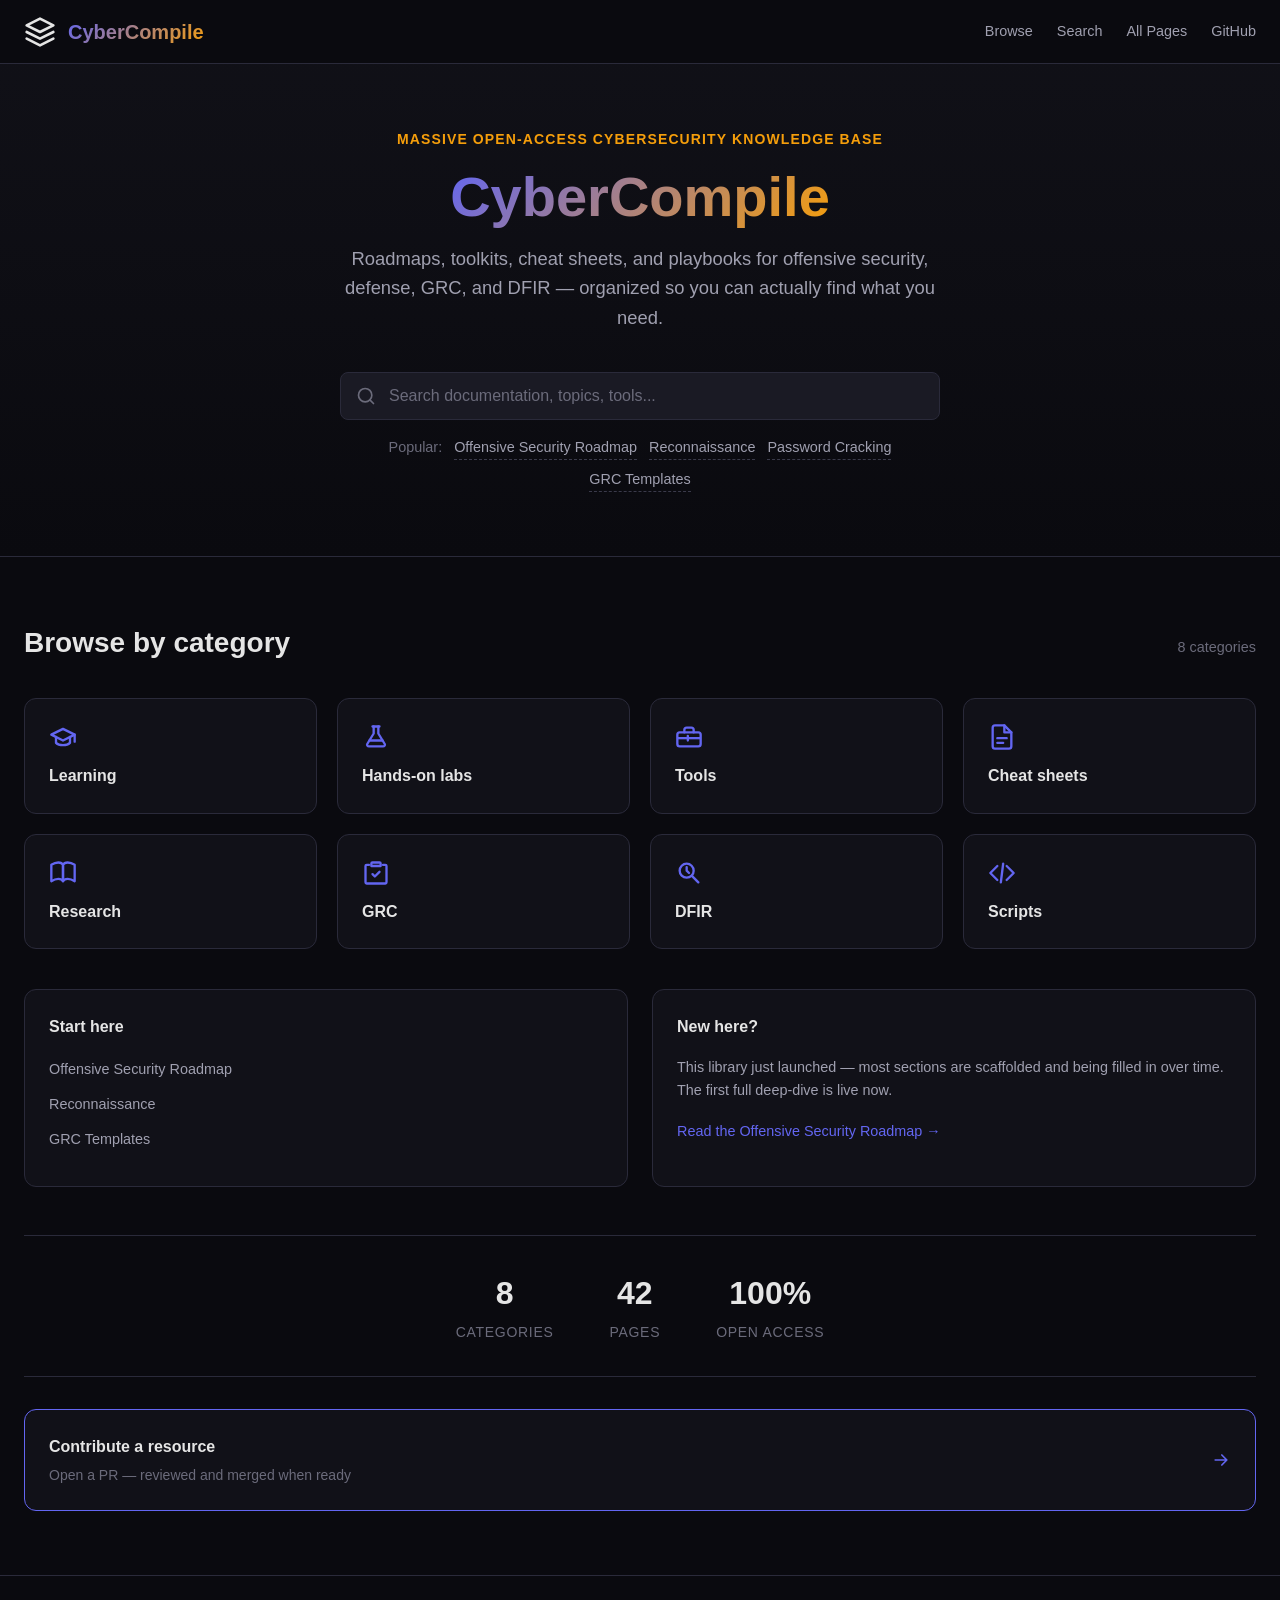
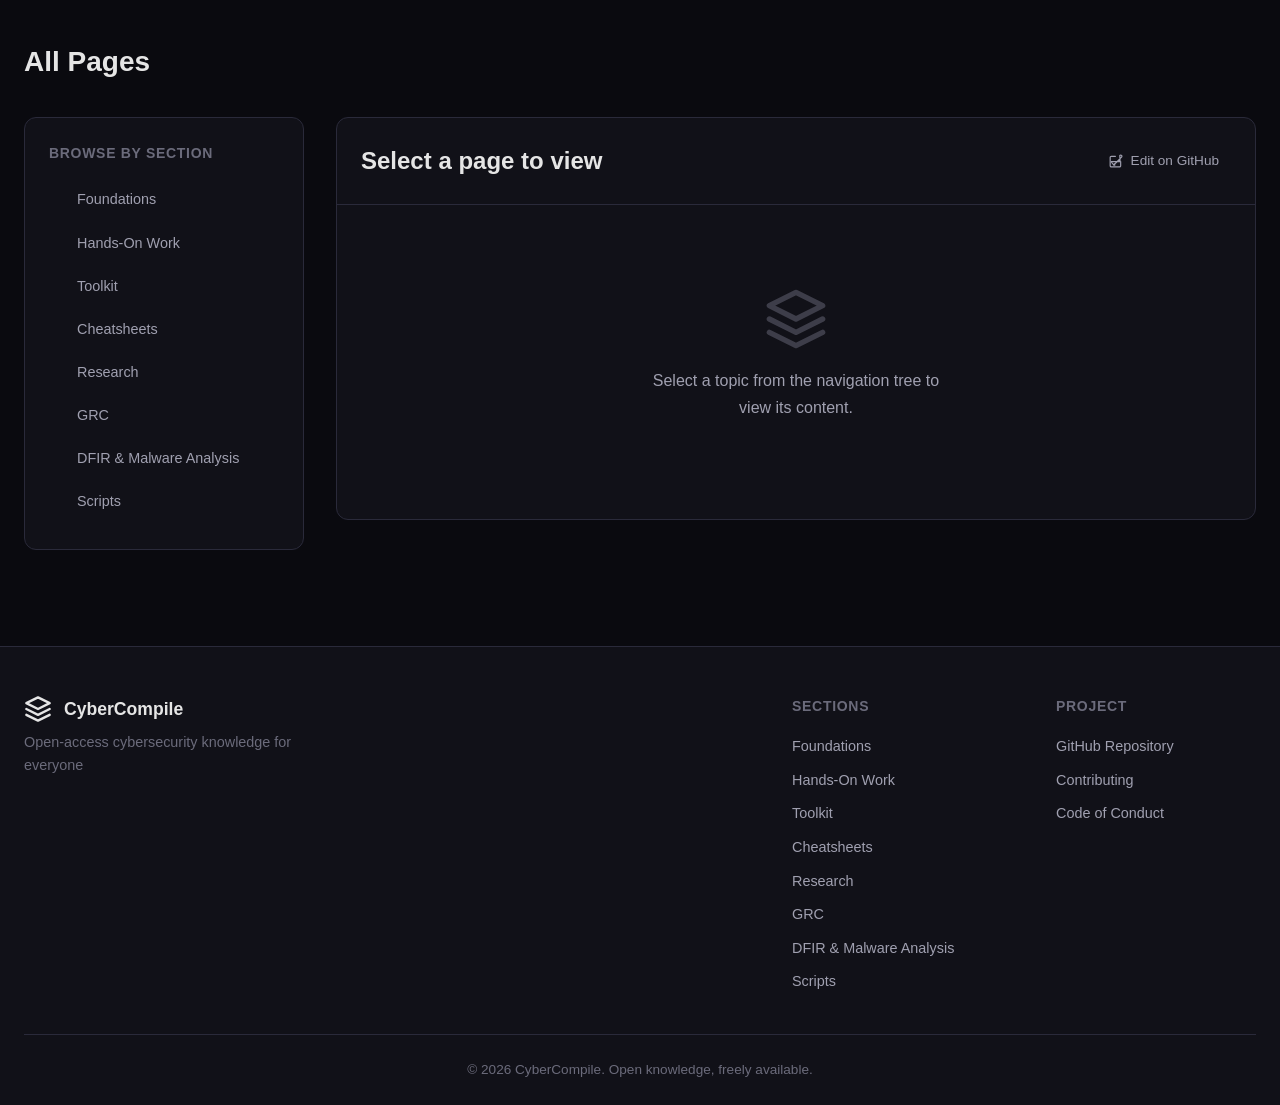
<file: index.html>
<!DOCTYPE html>
<html lang="en">
<head>
    <meta charset="UTF-8">
    <meta name="viewport" content="width=device-width, initial-scale=1.0">
    <meta name="description" content="CyberCompile - A massive open-access cybersecurity knowledge library">
    <meta name="theme-color" content="#0a0a0f">
    <title>CyberCompile - Cybersecurity Knowledge Library</title>
    <link rel="stylesheet" href="style.css">
    <link rel="icon" type="image/svg+xml" href="favicon.svg">
</head>
<body>
    <!-- Navigation Bar -->
    <nav class="navbar">
        <div class="nav-container">
            <a href="index.html" class="nav-logo">
                <svg class="logo-icon" viewBox="0 0 24 24" fill="none" xmlns="http://www.w3.org/2000/svg">
                    <path d="M12 2L2 7L12 12L22 7L12 2Z" stroke="currentColor" stroke-width="2" stroke-linecap="round" stroke-linejoin="round"/>
                    <path d="M2 17L12 22L22 17" stroke="currentColor" stroke-width="2" stroke-linecap="round" stroke-linejoin="round"/>
                    <path d="M2 12L12 17L22 12" stroke="currentColor" stroke-width="2" stroke-linecap="round" stroke-linejoin="round"/>
                </svg>
                <span class="logo-text">CyberCompile</span>
            </a>
            
            <button class="nav-toggle" aria-label="Toggle navigation">
                <span></span>
                <span></span>
                <span></span>
            </button>
            
            <div class="nav-links">
                <a href="#browse" class="nav-link">Browse</a>
                <a href="#search-container" class="nav-link">Search</a>
                <a href="#sections" class="nav-link">All Pages</a>
                <a href="https://github.com/cyber-compile/knowledge-base" target="_blank" class="nav-link">GitHub</a>
            </div>
        </div>
    </nav>

    <!-- Hero Section -->
    <header class="hero">
        <div class="hero-container">
            <p class="hero-eyebrow">Massive Open-Access Cybersecurity Knowledge Base</p>
            <h1 class="hero-title">CyberCompile</h1>
            <p class="hero-subtitle">Roadmaps, toolkits, cheat sheets, and playbooks for offensive security, defense, GRC, and DFIR — organized so you can actually find what you need.</p>

            <div id="search-container" class="hero-search">
                <div class="search-box">
                    <svg class="search-icon" viewBox="0 0 24 24" fill="none" xmlns="http://www.w3.org/2000/svg">
                        <circle cx="11" cy="11" r="8" stroke="currentColor" stroke-width="2"/>
                        <path d="M21 21L16.65 16.65" stroke="currentColor" stroke-width="2" stroke-linecap="round"/>
                    </svg>
                    <input type="text" id="search-input" placeholder="Search documentation, topics, tools..." autocomplete="off">
                    <button id="search-clear" class="search-clear" aria-label="Clear search">
                        <svg viewBox="0 0 24 24" fill="none" xmlns="http://www.w3.org/2000/svg">
                            <path d="M18 6L6 18M6 6L18 18" stroke="currentColor" stroke-width="2" stroke-linecap="round"/>
                        </svg>
                    </button>
                </div>
                <div id="search-results" class="search-results"></div>
                <p class="hero-popular">
                    <span>Popular:</span>
                    <a href="#" class="file-link" data-file="content/01-foundations/roadmaps/offensive-security-roadmap.md">Offensive Security Roadmap</a>
                    <a href="#" class="file-link" data-file="content/03-toolkit/reconnaissance/index.md">Reconnaissance</a>
                    <a href="#" class="file-link" data-file="content/03-toolkit/password-cracking/index.md">Password Cracking</a>
                    <a href="#" class="file-link" data-file="content/06-grc/templates/index.md">GRC Templates</a>
                </p>
            </div>
        </div>
    </header>

    <!-- Browse / Landing Section -->
    <section id="browse" class="browse-section">
        <div class="container">
            <div class="browse-header">
                <h2 class="section-title">Browse by category</h2>
                <span class="category-count">8 categories</span>
            </div>

            <div class="category-grid">
                <button type="button" class="category-tile" data-path="content/01-foundations">
                    <svg class="category-icon" viewBox="0 0 24 24" fill="none" xmlns="http://www.w3.org/2000/svg">
                        <path d="M22 10L12 5L2 10L12 15L22 10Z" stroke="currentColor" stroke-width="2" stroke-linecap="round" stroke-linejoin="round"/>
                        <path d="M6 12V17C6 17 8 19 12 19C16 19 18 17 18 17V12" stroke="currentColor" stroke-width="2" stroke-linecap="round" stroke-linejoin="round"/>
                        <path d="M22 10V16" stroke="currentColor" stroke-width="2" stroke-linecap="round"/>
                    </svg>
                    <span class="category-label">Learning</span>
                </button>
                <button type="button" class="category-tile" data-path="content/02-hands-on-work">
                    <svg class="category-icon" viewBox="0 0 24 24" fill="none" xmlns="http://www.w3.org/2000/svg">
                        <path d="M9 3H15" stroke="currentColor" stroke-width="2" stroke-linecap="round"/>
                        <path d="M10 3V9L4.5 18C4 19 4.7 20 6 20H18C19.3 20 20 19 19.5 18L14 9V3" stroke="currentColor" stroke-width="2" stroke-linecap="round" stroke-linejoin="round"/>
                        <path d="M6.5 15H17.5" stroke="currentColor" stroke-width="2" stroke-linecap="round"/>
                    </svg>
                    <span class="category-label">Hands-on labs</span>
                </button>
                <button type="button" class="category-tile" data-path="content/03-toolkit">
                    <svg class="category-icon" viewBox="0 0 24 24" fill="none" xmlns="http://www.w3.org/2000/svg">
                        <rect x="2" y="8" width="20" height="12" rx="2" stroke="currentColor" stroke-width="2"/>
                        <path d="M8 8V6C8 4.9 8.9 4 10 4H14C15.1 4 16 4.9 16 6V8" stroke="currentColor" stroke-width="2" stroke-linecap="round" stroke-linejoin="round"/>
                        <path d="M2 13H22" stroke="currentColor" stroke-width="2"/>
                        <path d="M11 11V15" stroke="currentColor" stroke-width="2" stroke-linecap="round"/>
                    </svg>
                    <span class="category-label">Tools</span>
                </button>
                <button type="button" class="category-tile" data-path="content/04-cheatsheets">
                    <svg class="category-icon" viewBox="0 0 24 24" fill="none" xmlns="http://www.w3.org/2000/svg">
                        <path d="M14 2H6C4.9 2 4 2.9 4 4V20C4 21.1 4.9 22 6 22H18C19.1 22 20 21.1 20 20V8L14 2Z" stroke="currentColor" stroke-width="2" stroke-linecap="round" stroke-linejoin="round"/>
                        <path d="M14 2V8H20" stroke="currentColor" stroke-width="2" stroke-linecap="round" stroke-linejoin="round"/>
                        <path d="M8 13H16M8 17H13" stroke="currentColor" stroke-width="2" stroke-linecap="round"/>
                    </svg>
                    <span class="category-label">Cheat sheets</span>
                </button>
                <button type="button" class="category-tile" data-path="content/05-research">
                    <svg class="category-icon" viewBox="0 0 24 24" fill="none" xmlns="http://www.w3.org/2000/svg">
                        <path d="M2 5C2 5 5 3 8 3C11 3 12 5 12 5V19C12 19 11 17 8 17C5 17 2 19 2 19V5Z" stroke="currentColor" stroke-width="2" stroke-linecap="round" stroke-linejoin="round"/>
                        <path d="M22 5C22 5 19 3 16 3C13 3 12 5 12 5V19C12 19 13 17 16 17C19 17 22 19 22 19V5Z" stroke="currentColor" stroke-width="2" stroke-linecap="round" stroke-linejoin="round"/>
                    </svg>
                    <span class="category-label">Research</span>
                </button>
                <button type="button" class="category-tile" data-path="content/06-grc">
                    <svg class="category-icon" viewBox="0 0 24 24" fill="none" xmlns="http://www.w3.org/2000/svg">
                        <path d="M9 3H15C15.6 3 16 3.4 16 4V6H8V4C8 3.4 8.4 3 9 3Z" stroke="currentColor" stroke-width="2" stroke-linecap="round" stroke-linejoin="round"/>
                        <path d="M6 5H4C3.4 5 3 5.4 3 6V20C3 20.6 3.4 21 4 21H20C20.6 21 21 20.6 21 20V6C21 5.4 20.6 5 20 5H18" stroke="currentColor" stroke-width="2" stroke-linecap="round" stroke-linejoin="round"/>
                        <path d="M9 13L11 15L15 11" stroke="currentColor" stroke-width="2" stroke-linecap="round" stroke-linejoin="round"/>
                    </svg>
                    <span class="category-label">GRC</span>
                </button>
                <button type="button" class="category-tile" data-path="content/07-dfir-malware-analysis">
                    <svg class="category-icon" viewBox="0 0 24 24" fill="none" xmlns="http://www.w3.org/2000/svg">
                        <circle cx="10" cy="10" r="6" stroke="currentColor" stroke-width="2"/>
                        <path d="M14.5 14.5L20 20" stroke="currentColor" stroke-width="2" stroke-linecap="round"/>
                        <path d="M10 7V10L12 12" stroke="currentColor" stroke-width="2" stroke-linecap="round" stroke-linejoin="round"/>
                    </svg>
                    <span class="category-label">DFIR</span>
                </button>
                <button type="button" class="category-tile" data-path="content/08-scripts">
                    <svg class="category-icon" viewBox="0 0 24 24" fill="none" xmlns="http://www.w3.org/2000/svg">
                        <path d="M8 6L2 12L8 18" stroke="currentColor" stroke-width="2" stroke-linecap="round" stroke-linejoin="round"/>
                        <path d="M16 6L22 12L16 18" stroke="currentColor" stroke-width="2" stroke-linecap="round" stroke-linejoin="round"/>
                        <path d="M13 4L11 20" stroke="currentColor" stroke-width="2" stroke-linecap="round"/>
                    </svg>
                    <span class="category-label">Scripts</span>
                </button>
            </div>

            <div class="info-cards">
                <div class="info-card">
                    <h3 class="info-card-title">Start here</h3>
                    <ul class="info-card-list">
                        <li><a href="#" class="file-link" data-file="content/01-foundations/roadmaps/offensive-security-roadmap.md">Offensive Security Roadmap</a></li>
                        <li><a href="#" class="file-link" data-file="content/03-toolkit/reconnaissance/index.md">Reconnaissance</a></li>
                        <li><a href="#" class="file-link" data-file="content/06-grc/templates/index.md">GRC Templates</a></li>
                    </ul>
                </div>
                <div class="info-card">
                    <h3 class="info-card-title">New here?</h3>
                    <p class="info-card-text">This library just launched — most sections are scaffolded and being filled in over time. The first full deep-dive is live now.</p>
                    <a href="#" class="file-link info-card-link" data-file="content/01-foundations/roadmaps/offensive-security-roadmap.md">Read the Offensive Security Roadmap &rarr;</a>
                </div>
            </div>

            <div class="landing-stats">
                <div class="stat">
                    <span class="stat-number">8</span>
                    <span class="stat-label">Categories</span>
                </div>
                <div class="stat">
                    <span class="stat-number">42</span>
                    <span class="stat-label">Pages</span>
                </div>
                <div class="stat">
                    <span class="stat-number">100%</span>
                    <span class="stat-label">Open Access</span>
                </div>
            </div>

            <a class="contribute-cta" href="https://github.com/cyber-compile/knowledge-base/blob/main/CONTRIBUTING.md" target="_blank" rel="noopener">
                <span class="contribute-text">
                    <strong>Contribute a resource</strong>
                    <span>Open a PR — reviewed and merged when ready</span>
                </span>
                <svg class="contribute-arrow" viewBox="0 0 24 24" fill="none" xmlns="http://www.w3.org/2000/svg">
                    <path d="M5 12H19M19 12L13 6M19 12L13 18" stroke="currentColor" stroke-width="2" stroke-linecap="round" stroke-linejoin="round"/>
                </svg>
            </a>
        </div>
    </section>

    <!-- Main Content -->
    <main>
        <!-- Section Navigation Tree -->
        <section id="sections" class="sections-section">
            <div class="container">
                <h2 class="section-title">All Pages</h2>
                <div class="nav-tree-container">
                    <div class="nav-sidebar">
                        <div class="nav-section">
                            <h3 class="nav-section-title">Browse by Section</h3>
                            <ul class="nav-tree" id="nav-tree">
                                <!-- Populated by JavaScript -->
                            </ul>
                        </div>
                    </div>
                    <div class="content-area">
                        <div class="content-header">
                            <h2 id="page-title" class="content-title">Select a page to view</h2>
                            <div class="content-meta">
                                <span id="page-section" class="meta-item"></span>
                                <a id="edit-link" class="edit-link" href="#" target="_blank">
                                    <svg viewBox="0 0 24 24" fill="none" xmlns="http://www.w3.org/2000/svg">
                                        <path d="M11 4H4C3.46957 4 2.96086 4.21071 2.58579 4.58579C2.21071 4.96086 2 5.46957 2 6V20C2 20.5304 2.21071 21.0391 2.58579 21.4142C2.96086 21.7893 3.46957 22 4 22H18C18.5304 22 19.0391 21.7893 19.4142 21.4142C19.7893 21.0391 20 20.5304 20 20V13" stroke="currentColor" stroke-width="2" stroke-linecap="round" stroke-linejoin="round"/>
                                        <path d="M18.5 2.50001C18.8978 2.10219 19.4374 1.87869 20 1.87869C20.5626 1.87869 21.1022 2.10219 21.5 2.50001C21.8978 2.89784 22.1213 3.43738 22.1213 4.00001C22.1213 4.56264 21.8978 5.10219 21.5 5.50001L12 15L9 17.5L10.25 18.75C10.0833 18.9767 9.85589 19.1459 9.59249 19.2408C9.32908 19.3356 9.04252 19.3547 8.77063 19.3006C8.50995 19.2447 8.26282 19.1218 8.06201 18.9379C7.8612 18.7541 7.71657 18.5158 7.64956 18.2524L5 15L4 13L19 13L18.5 2.50001Z" stroke="currentColor" stroke-width="2" stroke-linecap="round" stroke-linejoin="round"/>
                                    </svg>
                                    Edit on GitHub
                                </a>
                            </div>
                        </div>
                        <div id="content-display" class="content-display markdown-body">
                            <!-- Content loaded here -->
                            <div class="placeholder-content">
                                <svg class="placeholder-icon" viewBox="0 0 24 24" fill="none" xmlns="http://www.w3.org/2000/svg">
                                    <path d="M12 2L2 7L12 12L22 7L12 2Z" stroke="currentColor" stroke-width="2" stroke-linecap="round" stroke-linejoin="round"/>
                                    <path d="M2 17L12 22L22 17" stroke="currentColor" stroke-width="2" stroke-linecap="round" stroke-linejoin="round"/>
                                    <path d="M2 12L12 17L22 12" stroke="currentColor" stroke-width="2" stroke-linecap="round" stroke-linejoin="round"/>
                                </svg>
                                <p>Select a topic from the navigation tree to view its content.</p>
                            </div>
                        </div>
                    </div>
                </div>
            </div>
        </section>
    </main>

    <!-- Footer -->
    <footer class="footer">
        <div class="container">
            <div class="footer-content">
                <div class="footer-brand">
                    <a href="index.html" class="footer-logo">
                        <svg class="logo-icon" viewBox="0 0 24 24" fill="none" xmlns="http://www.w3.org/2000/svg">
                            <path d="M12 2L2 7L12 12L22 7L12 2Z" stroke="currentColor" stroke-width="2" stroke-linecap="round" stroke-linejoin="round"/>
                            <path d="M2 17L12 22L22 17" stroke="currentColor" stroke-width="2" stroke-linecap="round" stroke-linejoin="round"/>
                            <path d="M2 12L12 17L22 12" stroke="currentColor" stroke-width="2" stroke-linecap="round" stroke-linejoin="round"/>
                        </svg>
                        <span>CyberCompile</span>
                    </a>
                    <p class="footer-tagline">Open-access cybersecurity knowledge for everyone</p>
                </div>
                <div class="footer-links">
                    <div class="footer-column">
                        <h4 class="footer-heading">Sections</h4>
                        <ul class="footer-nav" id="footer-nav">
                            <!-- Populated by JavaScript -->
                        </ul>
                    </div>
                    <div class="footer-column">
                        <h4 class="footer-heading">Project</h4>
                        <ul class="footer-nav">
                            <li><a href="https://github.com/cyber-compile/knowledge-base" target="_blank">GitHub Repository</a></li>
                            <li><a href="CONTRIBUTING.md">Contributing</a></li>
                            <li><a href="CODE_OF_CONDUCT.md">Code of Conduct</a></li>
                        </ul>
                    </div>
                </div>
            </div>
            <div class="footer-bottom">
                <p>&copy; 2026 CyberCompile. Open knowledge, freely available.</p>
            </div>
        </div>
    </footer>

    <script src="script.js"></script>
</body>
</html>
</file>
<file: style.css>
/* ============================================================
   CyberCompile - Stylesheet
   Dark, minimal, professional theme
   ============================================================ */

/* CSS Variables */
:root {
    /* Colors */
    --bg-primary: #0a0a0f;
    --bg-secondary: #111118;
    --bg-tertiary: #1a1a24;
    --bg-hover: #24243a;
    --bg-active: #2d2d45;
    
    --text-primary: #e5e5e5;
    --text-secondary: #a0a0b0;
    --text-muted: #6b6b7b;
    
    --accent-primary: #6366f1;  /* Indigo */
    --accent-secondary: #f59e0b; /* Amber */
    --accent-gradient: linear-gradient(135deg, #6366f1 0%, #f59e0b 100%);
    
    --border-color: #2a2a3a;
    --border-light: #3a3a4a;
    
    --success: #22c55e;
    --warning: #f59e0b;
    --error: #ef4444;
    --info: #3b82f6;
    
    /* Spacing */
    --container-width: 1400px;
    --content-width: 900px;
    --sidebar-width: 280px;
    
    /* Typography */
    --font-sans: -apple-system, BlinkMacSystemFont, 'Segoe UI', Roboto, Oxygen, Ubuntu, Cantarell, sans-serif;
    --font-mono: 'JetBrains Mono', 'Fira Code', 'Cascadia Code', Consolas, monospace;
    
    /* Transitions */
    --transition-fast: 150ms ease;
    --transition-normal: 250ms ease;
    --transition-slow: 400ms ease;
    
    /* Shadows */
    --shadow-sm: 0 1px 2px rgba(0, 0, 0, 0.3);
    --shadow-md: 0 4px 6px rgba(0, 0, 0, 0.4);
    --shadow-lg: 0 10px 15px rgba(0, 0, 0, 0.5);
    --shadow-glow: 0 0 20px rgba(99, 102, 241, 0.3);
}

/* Reset */
*, *::before, *::after {
    box-sizing: border-box;
    margin: 0;
    padding: 0;
}

html {
    scroll-behavior: smooth;
    font-size: 16px;
}

body {
    font-family: var(--font-sans);
    background: var(--bg-primary);
    color: var(--text-primary);
    line-height: 1.6;
    min-height: 100vh;
    display: flex;
    flex-direction: column;
    -webkit-font-smoothing: antialiased;
    -moz-osx-font-smoothing: grayscale;
}

/* Selection */
::selection {
    background: var(--accent-primary);
    color: white;
}

/* Scrollbar */
::-webkit-scrollbar {
    width: 8px;
    height: 8px;
}

::-webkit-scrollbar-track {
    background: var(--bg-secondary);
}

::-webkit-scrollbar-thumb {
    background: var(--border-light);
    border-radius: 4px;
}

::-webkit-scrollbar-thumb:hover {
    background: var(--text-muted);
}

/* Container */
.container {
    width: 100%;
    max-width: var(--container-width);
    margin: 0 auto;
    padding: 0 1.5rem;
}

/* ============================================================
   Navigation Bar
   ============================================================ */

.navbar {
    position: fixed;
    top: 0;
    left: 0;
    right: 0;
    height: 64px;
    background: rgba(10, 10, 15, 0.85);
    backdrop-filter: blur(12px);
    border-bottom: 1px solid var(--border-color);
    z-index: 1000;
    transition: background var(--transition-normal);
}

.nav-container {
    max-width: var(--container-width);
    height: 100%;
    margin: 0 auto;
    padding: 0 1.5rem;
    display: flex;
    align-items: center;
    justify-content: space-between;
}

.nav-logo {
    display: flex;
    align-items: center;
    gap: 0.75rem;
    color: var(--text-primary);
    text-decoration: none;
    font-weight: 600;
    font-size: 1.25rem;
    transition: opacity var(--transition-fast);
}

.nav-logo:hover {
    opacity: 0.8;
}

.logo-icon {
    width: 32px;
    height: 32px;
    color: var(--accent-gradient);
}

.logo-text {
    background: var(--accent-gradient);
    -webkit-background-clip: text;
    -webkit-text-fill-color: transparent;
    background-clip: text;
}

.nav-links {
    display: flex;
    align-items: center;
    gap: 1.5rem;
}

.nav-link {
    color: var(--text-secondary);
    text-decoration: none;
    font-size: 0.9rem;
    font-weight: 500;
    transition: color var(--transition-fast);
    position: relative;
}

.nav-link::after {
    content: '';
    position: absolute;
    bottom: -4px;
    left: 0;
    width: 0;
    height: 2px;
    background: var(--accent-primary);
    transition: width var(--transition-fast);
}

.nav-link:hover {
    color: var(--text-primary);
}

.nav-link:hover::after {
    width: 100%;
}

.nav-toggle {
    display: none;
    flex-direction: column;
    gap: 5px;
    background: none;
    border: none;
    cursor: pointer;
    padding: 0.5rem;
}

.nav-toggle span {
    width: 24px;
    height: 2px;
    background: var(--text-primary);
    border-radius: 2px;
    transition: transform var(--transition-fast), opacity var(--transition-fast);
}

/* ============================================================
   Hero Section
   ============================================================ */

.hero {
    position: relative;
    padding: 8rem 0 4rem;
    overflow: hidden;
    background: linear-gradient(180deg, var(--bg-secondary) 0%, var(--bg-primary) 100%);
    border-bottom: 1px solid var(--border-color);
}

.hero-container {
    position: relative;
    max-width: 760px;
    margin: 0 auto;
    padding: 0 1.5rem;
    display: flex;
    flex-direction: column;
    align-items: center;
    text-align: center;
}

.hero-eyebrow {
    font-size: 0.875rem;
    font-weight: 600;
    color: var(--accent-secondary);
    text-transform: uppercase;
    letter-spacing: 0.08em;
    margin-bottom: 1rem;
}

.hero-title {
    font-size: 3.5rem;
    font-weight: 800;
    line-height: 1.1;
    margin-bottom: 1rem;
    background: var(--accent-gradient);
    -webkit-background-clip: text;
    -webkit-text-fill-color: transparent;
    background-clip: text;
}

.hero-subtitle {
    font-size: 1.15rem;
    color: var(--text-secondary);
    margin-bottom: 2.5rem;
    max-width: 600px;
}

.stat {
    text-align: center;
}

.stat-number {
    display: block;
    font-size: 2rem;
    font-weight: 700;
    color: var(--text-primary);
}

.stat-label {
    font-size: 0.875rem;
    color: var(--text-muted);
    text-transform: uppercase;
    letter-spacing: 0.05em;
}

/* ============================================================
   Hero Search
   ============================================================ */

.hero-search {
    width: 100%;
}

.search-box {
    position: relative;
    display: flex;
    align-items: center;
    max-width: 600px;
    margin: 0 auto;
}

.search-icon {
    position: absolute;
    left: 1rem;
    width: 20px;
    height: 20px;
    color: var(--text-muted);
    pointer-events: none;
}

.search-box input {
    width: 100%;
    padding: 0.875rem 3rem 0.875rem 3rem;
    background: var(--bg-tertiary);
    border: 1px solid var(--border-color);
    border-radius: 8px;
    color: var(--text-primary);
    font-size: 1rem;
    transition: border-color var(--transition-fast), box-shadow var(--transition-fast);
}

.search-box input:focus {
    outline: none;
    border-color: var(--accent-primary);
    box-shadow: 0 0 0 3px rgba(99, 102, 241, 0.2);
}

.search-box input::placeholder {
    color: var(--text-muted);
}

.search-clear {
    position: absolute;
    right: 0.75rem;
    background: none;
    border: none;
    padding: 0.5rem;
    cursor: pointer;
    color: var(--text-muted);
    display: none;
    transition: color var(--transition-fast);
}

.search-clear:hover {
    color: var(--text-primary);
}

.search-clear.visible {
    display: flex;
}

.search-results {
    max-width: 600px;
    margin: 1rem auto 0;
    padding: 0 1.5rem;
}

.search-result-item {
    display: block;
    padding: 0.75rem 1rem;
    background: var(--bg-tertiary);
    border-radius: 6px;
    margin-bottom: 0.5rem;
    cursor: pointer;
    transition: background var(--transition-fast);
    border-left: 3px solid transparent;
}

.search-result-item:hover {
    background: var(--bg-hover);
    border-left-color: var(--accent-primary);
}

.search-result-item h4 {
    font-size: 0.95rem;
    color: var(--text-primary);
    margin-bottom: 0.25rem;
}

.search-result-item p {
    font-size: 0.85rem;
    color: var(--text-secondary);
}

.search-result-item .result-path {
    font-size: 0.75rem;
    color: var(--text-muted);
    font-family: var(--font-mono);
    margin-top: 0.25rem;
}

.search-no-results {
    text-align: center;
    color: var(--text-muted);
    padding: 2rem;
}

.hero-popular {
    max-width: 600px;
    margin: 1rem auto 0;
    padding: 0 1.5rem;
    font-size: 0.9rem;
    color: var(--text-muted);
    display: flex;
    flex-wrap: wrap;
    justify-content: center;
    gap: 0.5rem 0.75rem;
}

.hero-popular a {
    color: var(--text-secondary);
    text-decoration: none;
    border-bottom: 1px dashed var(--border-light);
    transition: color var(--transition-fast), border-color var(--transition-fast);
}

.hero-popular a:hover {
    color: var(--accent-primary);
    border-color: var(--accent-primary);
}

/* ============================================================
   Browse / Landing Section
   ============================================================ */

.browse-section {
    padding: 4rem 0;
    border-bottom: 1px solid var(--border-color);
}

.browse-header {
    display: flex;
    align-items: baseline;
    justify-content: space-between;
    gap: 1rem;
    margin-bottom: 2rem;
}

.browse-header .section-title {
    margin-bottom: 0;
}

.category-count {
    font-size: 0.9rem;
    color: var(--text-muted);
    white-space: nowrap;
}

.category-grid {
    display: grid;
    grid-template-columns: repeat(4, 1fr);
    gap: 1.25rem;
    margin-bottom: 2.5rem;
}

.category-tile {
    display: flex;
    flex-direction: column;
    align-items: flex-start;
    gap: 0.75rem;
    padding: 1.5rem;
    background: var(--bg-secondary);
    border: 1px solid var(--border-color);
    border-radius: 12px;
    color: var(--text-primary);
    font: inherit;
    text-align: left;
    cursor: pointer;
    transition: border-color var(--transition-fast), background var(--transition-fast), transform var(--transition-fast);
}

.category-tile:hover,
.category-tile:focus-visible {
    border-color: var(--accent-primary);
    background: var(--bg-hover);
    transform: translateY(-2px);
    outline: none;
}

.category-icon {
    width: 28px;
    height: 28px;
    color: var(--accent-primary);
}

.category-label {
    font-size: 1rem;
    font-weight: 600;
}

.info-cards {
    display: grid;
    grid-template-columns: 1fr 1fr;
    gap: 1.5rem;
    margin-bottom: 3rem;
}

.info-card {
    background: var(--bg-secondary);
    border: 1px solid var(--border-color);
    border-radius: 12px;
    padding: 1.5rem;
}

.info-card-title {
    font-size: 1rem;
    font-weight: 600;
    color: var(--text-primary);
    margin-bottom: 1rem;
}

.info-card-list {
    list-style: none;
}

.info-card-list li {
    margin-bottom: 0.6rem;
}

.info-card-list a {
    color: var(--text-secondary);
    text-decoration: none;
    font-size: 0.9rem;
    transition: color var(--transition-fast);
}

.info-card-list a:hover {
    color: var(--accent-primary);
}

.info-card-text {
    font-size: 0.9rem;
    color: var(--text-secondary);
    margin-bottom: 1rem;
}

.info-card-link {
    display: inline-block;
    color: var(--accent-primary);
    text-decoration: none;
    font-size: 0.9rem;
    font-weight: 500;
}

.info-card-link:hover {
    text-decoration: underline;
}

.landing-stats {
    display: flex;
    justify-content: center;
    gap: 3.5rem;
    padding: 2rem 0;
    margin-bottom: 2rem;
    border-top: 1px solid var(--border-color);
    border-bottom: 1px solid var(--border-color);
}

.contribute-cta {
    display: flex;
    align-items: center;
    justify-content: space-between;
    gap: 1rem;
    padding: 1.5rem;
    background: var(--bg-secondary);
    border: 1px solid var(--accent-primary);
    border-radius: 12px;
    color: var(--text-primary);
    text-decoration: none;
    transition: background var(--transition-fast), box-shadow var(--transition-fast);
}

.contribute-cta:hover {
    background: var(--bg-hover);
    box-shadow: var(--shadow-glow);
}

.contribute-text {
    display: flex;
    flex-direction: column;
    gap: 0.25rem;
}

.contribute-text strong {
    font-size: 1rem;
}

.contribute-text span:last-child {
    font-size: 0.875rem;
    color: var(--text-muted);
}

.contribute-arrow {
    width: 20px;
    height: 20px;
    color: var(--accent-primary);
    flex-shrink: 0;
    transition: transform var(--transition-fast);
}

.contribute-cta:hover .contribute-arrow {
    transform: translateX(4px);
}

/* ============================================================
   Main Content
   ============================================================ */

main {
    flex: 1;
    padding: 2rem 0 4rem;
}

.sections-section {
    padding: 2rem 0;
}

.section-title {
    font-size: 1.75rem;
    font-weight: 700;
    margin-bottom: 2rem;
    color: var(--text-primary);
}

/* Navigation Tree Layout */
.nav-tree-container {
    display: grid;
    grid-template-columns: var(--sidebar-width) 1fr;
    gap: 2rem;
    align-items: start;
}

@media (max-width: 1024px) {
    .nav-tree-container {
        grid-template-columns: 1fr;
    }
    
    .nav-sidebar {
        max-height: 300px;
        overflow-y: auto;
        margin-bottom: 2rem;
    }
}

/* Navigation Sidebar */
.nav-sidebar {
    position: sticky;
    top: 80px;
    background: var(--bg-secondary);
    border-radius: 12px;
    padding: 1.5rem;
    border: 1px solid var(--border-color);
}

.nav-section-title {
    font-size: 0.875rem;
    font-weight: 600;
    color: var(--text-muted);
    text-transform: uppercase;
    letter-spacing: 0.05em;
    margin-bottom: 1rem;
}

.nav-tree {
    list-style: none;
    padding: 0;
    margin: 0;
}

.nav-tree li {
    margin-bottom: 0.25rem;
}

.nav-tree ul {
    list-style: none;
    padding-left: 1rem;
    margin-top: 0.5rem;
    display: none;
}

/* The root list injected into #nav-tree is not wrapped in a li, so the
   blanket ".nav-tree ul { display: none }" rule above would otherwise
   hide the entire tree with no way to reveal it. Force just the root
   list visible; nested lists stay collapsed until expanded. */
.nav-tree > ul {
    display: block;
}

.nav-tree li.expanded > ul {
    display: block;
}

.nav-tree li.has-children > a {
    padding-right: 1.5rem;
    position: relative;
}

.nav-tree li.has-children > a::after {
    content: '';
    position: absolute;
    right: 0.5rem;
    top: 50%;
    transform: translateY(-50%);
    width: 8px;
    height: 8px;
    border-right: 2px solid var(--text-muted);
    border-bottom: 2px solid var(--text-muted);
    transform: translateY(-50%) rotate(45deg);
    transition: transform var(--transition-fast);
}

.nav-tree li.expanded > a::after {
    transform: translateY(-50%) rotate(-135deg);
}

.nav-tree li > a {
    color: var(--text-secondary);
    text-decoration: none;
    padding: 0.5rem 0.75rem;
    border-radius: 6px;
    display: flex;
    align-items: center;
    transition: all var(--transition-fast);
    font-size: 0.9rem;
    font-weight: 500;
}

.nav-tree li > a:hover {
    background: var(--bg-hover);
    color: var(--text-primary);
}

.nav-tree li.active > a {
    background: var(--bg-active);
    color: var(--accent-primary);
}

.nav-tree li.active > a::before {
    content: '';
    width: 6px;
    height: 6px;
    background: var(--accent-primary);
    border-radius: 50%;
    margin-right: 0.5rem;
}

/* Content Area */
.content-area {
    background: var(--bg-secondary);
    border-radius: 12px;
    border: 1px solid var(--border-color);
    min-height: 400px;
    overflow: hidden;
}

.content-header {
    padding: 1.5rem;
    border-bottom: 1px solid var(--border-color);
    display: flex;
    justify-content: space-between;
    align-items: flex-start;
    gap: 1rem;
    flex-wrap: wrap;
}

.content-title {
    font-size: 1.5rem;
    font-weight: 700;
    color: var(--text-primary);
    margin: 0;
}

.content-meta {
    display: flex;
    align-items: center;
    gap: 1rem;
    flex-wrap: wrap;
}

.meta-item {
    font-size: 0.85rem;
    color: var(--text-muted);
}

.edit-link {
    display: flex;
    align-items: center;
    gap: 0.5rem;
    color: var(--text-secondary);
    text-decoration: none;
    font-size: 0.85rem;
    padding: 0.5rem 0.75rem;
    border-radius: 6px;
    transition: all var(--transition-fast);
}

.edit-link:hover {
    color: var(--text-primary);
    background: var(--bg-hover);
}

.edit-link svg {
    width: 14px;
    height: 14px;
}

.content-display {
    padding: 2rem;
    min-height: 300px;
}

.placeholder-content {
    display: flex;
    flex-direction: column;
    align-items: center;
    justify-content: center;
    min-height: 250px;
    color: var(--text-muted);
    text-align: center;
    gap: 1rem;
}

.placeholder-icon {
    width: 64px;
    height: 64px;
    opacity: 0.5;
}

.placeholder-content p {
    font-size: 1rem;
    max-width: 300px;
}

/* ============================================================
   Markdown Content Styles
   ============================================================ */

.markdown-body {
    line-height: 1.7;
    color: var(--text-primary);
}

.markdown-body h1,
.markdown-body h2,
.markdown-body h3,
.markdown-body h4,
.markdown-body h5,
.markdown-body h6 {
    color: var(--text-primary);
    margin-top: 1.5rem;
    margin-bottom: 0.75rem;
    font-weight: 600;
    line-height: 1.3;
}

.markdown-body h1 { font-size: 2rem; }
.markdown-body h2 { font-size: 1.5rem; padding-bottom: 0.5rem; border-bottom: 1px solid var(--border-color); }
.markdown-body h3 { font-size: 1.25rem; }
.markdown-body h4 { font-size: 1.1rem; }

.markdown-body p {
    margin-bottom: 1rem;
    color: var(--text-secondary);
}

.markdown-body a {
    color: var(--accent-primary);
    text-decoration: none;
    transition: color var(--transition-fast);
}

.markdown-body a:hover {
    color: var(--accent-secondary);
    text-decoration: underline;
}

.markdown-body strong {
    color: var(--text-primary);
    font-weight: 600;
}

.markdown-body ul,
.markdown-body ol {
    margin-bottom: 1rem;
    padding-left: 1.5rem;
}

.markdown-body li {
    margin-bottom: 0.5rem;
    color: var(--text-secondary);
}

.markdown-body li::marker {
    color: var(--accent-primary);
}

.markdown-body code {
    font-family: var(--font-mono);
    font-size: 0.9em;
    background: var(--bg-tertiary);
    padding: 0.15em 0.4em;
    border-radius: 4px;
    color: var(--accent-secondary);
}

.markdown-body pre {
    background: var(--bg-tertiary);
    border-radius: 8px;
    padding: 1rem;
    overflow-x: auto;
    margin-bottom: 1rem;
    border: 1px solid var(--border-color);
}

.markdown-body pre code {
    background: none;
    padding: 0;
    color: var(--text-primary);
    font-size: 0.875rem;
    line-height: 1.5;
}

.markdown-body blockquote {
    border-left: 4px solid var(--accent-primary);
    padding-left: 1rem;
    margin: 1rem 0;
    color: var(--text-secondary);
    font-style: italic;
}

.markdown-body table {
    width: 100%;
    border-collapse: collapse;
    margin-bottom: 1rem;
    font-size: 0.9rem;
}

.markdown-body th,
.markdown-body td {
    padding: 0.75rem;
    text-align: left;
    border-bottom: 1px solid var(--border-color);
}

.markdown-body th {
    background: var(--bg-tertiary);
    font-weight: 600;
    color: var(--text-primary);
}

.markdown-body tr:hover td {
    background: var(--bg-tertiary);
}

.markdown-body img {
    max-width: 100%;
    border-radius: 8px;
    margin: 1rem 0;
}

.markdown-body hr {
    border: none;
    border-top: 1px solid var(--border-color);
    margin: 2rem 0;
}

.markdown-body details {
    background: var(--bg-tertiary);
    border-radius: 6px;
    padding: 1rem;
    margin-bottom: 1rem;
    border: 1px solid var(--border-color);
}

.markdown-body summary {
    cursor: pointer;
    color: var(--accent-primary);
    font-weight: 500;
}

.markdown-body hr {
    border: none;
    height: 1px;
    background: linear-gradient(90deg, transparent, var(--border-color), transparent);
    margin: 2rem 0;
}

.markdown-body .admonition {
    background: var(--bg-tertiary);
    border-left: 4px solid var(--accent-primary);
    padding: 1rem;
    margin: 1rem 0;
    border-radius: 0 6px 6px 0;
}

.markdown-body .admonition-title {
    font-weight: 600;
    color: var(--accent-primary);
    margin-bottom: 0.5rem;
}

/* ============================================================
   Footer
   ============================================================ */

.footer {
    background: var(--bg-secondary);
    border-top: 1px solid var(--border-color);
    padding: 3rem 0 1.5rem;
    margin-top: auto;
}

.footer-content {
    display: flex;
    justify-content: space-between;
    gap: 3rem;
    flex-wrap: wrap;
    margin-bottom: 2rem;
}

.footer-brand {
    max-width: 300px;
}

.footer-logo {
    display: flex;
    align-items: center;
    gap: 0.75rem;
    color: var(--text-primary);
    text-decoration: none;
    font-weight: 600;
    font-size: 1.1rem;
    margin-bottom: 0.5rem;
}

.footer-logo .logo-icon {
    width: 28px;
    height: 28px;
}

.footer-tagline {
    color: var(--text-muted);
    font-size: 0.9rem;
}

.footer-links {
    display: flex;
    gap: 4rem;
    flex-wrap: wrap;
}

.footer-column {
    min-width: 200px;
}

.footer-heading {
    font-size: 0.875rem;
    font-weight: 600;
    color: var(--text-muted);
    text-transform: uppercase;
    letter-spacing: 0.05em;
    margin-bottom: 1rem;
}

.footer-nav {
    list-style: none;
}

.footer-nav li {
    margin-bottom: 0.5rem;
}

.footer-nav a {
    color: var(--text-secondary);
    text-decoration: none;
    font-size: 0.9rem;
    transition: color var(--transition-fast);
}

.footer-nav a:hover {
    color: var(--text-primary);
}

.footer-bottom {
    padding-top: 1.5rem;
    border-top: 1px solid var(--border-color);
    text-align: center;
}

.footer-bottom p {
    color: var(--text-muted);
    font-size: 0.85rem;
}

/* ============================================================
   Responsive
   ============================================================ */

@media (max-width: 768px) {
    .nav-toggle {
        display: flex;
    }
    
    .nav-links {
        position: fixed;
        z-index: 999;
        top: 64px;
        left: 0;
        right: 0;
        background: var(--bg-tertiary);
        box-shadow: var(--shadow-lg);
        border-bottom: 1px solid var(--border-light);
        flex-direction: column;
        align-items: flex-start;
        padding: 1rem 1.5rem;
        gap: 1rem;
        transform: translateY(-100%);
        opacity: 0;
        visibility: hidden;
        transition: transform var(--transition-normal), opacity var(--transition-normal), visibility var(--transition-normal);
    }

    .nav-links.open {
        transform: translateY(0);
        opacity: 1;
        visibility: visible;
    }

    .nav-link {
        width: 100%;
        padding: 0.5rem 0;
    }

    .hero {
        padding: 6rem 0 3rem;
    }

    .hero-title {
        font-size: 2.5rem;
    }

    .hero-subtitle {
        font-size: 1rem;
    }

    .browse-header {
        flex-direction: column;
        align-items: flex-start;
        gap: 0.5rem;
    }

    .category-grid {
        grid-template-columns: repeat(2, 1fr);
    }

    .info-cards {
        grid-template-columns: 1fr;
    }

    .landing-stats {
        gap: 2rem;
        flex-wrap: wrap;
    }

    .contribute-cta {
        flex-direction: column;
        align-items: flex-start;
    }

    .content-header {
        flex-direction: column;
    }

    .footer-content {
        flex-direction: column;
    }

    .footer-links {
        gap: 2rem;
    }
}

@media (max-width: 480px) {
    html {
        font-size: 14px;
    }
    
    .container {
        padding: 0 1rem;
    }
    
    .hero-title {
        font-size: 2rem;
    }

    .category-grid {
        grid-template-columns: 1fr;
    }

    .content-display {
        padding: 1rem;
    }
}
</file>
